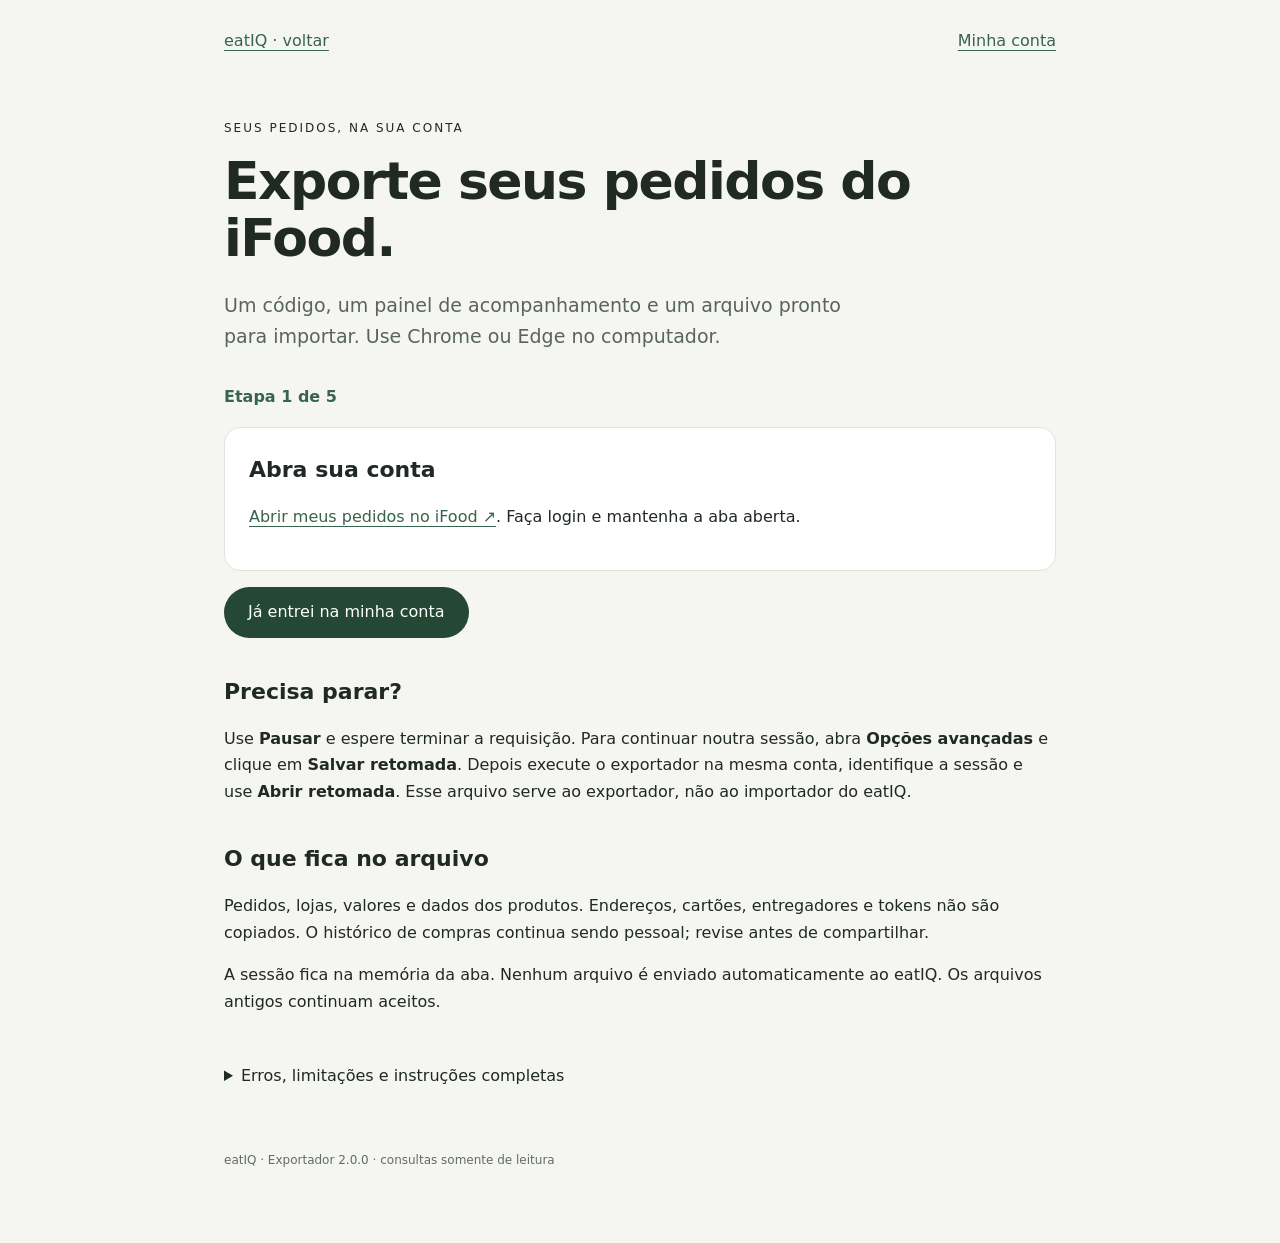
<file: site/exportar-ifood.html>
<!doctype html><html lang="pt-BR"><head><meta charset="utf-8"><meta name="viewport" content="width=device-width,initial-scale=1"><title>Exportar iFood · eatIQ</title><link rel="stylesheet" href="exportadores/guide.css"><script defer src="exportadores/guide.js"></script></head><body><main><nav><a href="index.html#exportar">eatIQ · voltar</a><a href="login/">Minha conta</a></nav><p class="eyebrow">SEUS PEDIDOS, NA SUA CONTA</p><h1>Exporte seus pedidos do iFood.</h1><p class="intro">Um código, um painel de acompanhamento e um arquivo pronto para importar. Use Chrome ou Edge no computador.</p><p id="stepProgress" role="status" aria-live="polite" hidden></p><ol class="steps"><li><h2>Abra sua conta</h2><p><a href="https://www.ifood.com.br/pedidos" target="_blank" rel="noopener noreferrer">Abrir meus pedidos no iFood ↗</a>. Faça login e mantenha a aba aberta.</p></li><li><h2>Copie e execute</h2><p>Copie o código abaixo. Na aba do iFood, abra o console: <span id="consoleShortcut"><strong>⌘ + Option + J</strong> no Mac ou <strong>Ctrl + Shift + J</strong> no Windows/Linux</span>. Cole e pressione Enter.</p><div class="actions"><button id="copy">Copiar exportador</button><a href="exportadores/ifood.js" download>Baixar código</a></div><p id="copyStatus" role="status" aria-live="polite"></p><details><summary>Inspecionar o código completo</summary><textarea id="source" readonly spellcheck="false" aria-label="Código do exportador iFood">/* eatIQ exportador 2.0.0 — GET apenas, sem dependências ou envio ao eatIQ.
   Cole na plataforma indicada. A sessão permanece somente na memória da aba. */
(() =&gt; {
  &#x27;use strict&#x27;;
  const PLATFORM = &#x27;ifood&#x27;;
  const VERSION = &#x27;2.0.0&#x27;;
  const host = PLATFORM === &#x27;ifood&#x27; ? &#x27;www.ifood.com.br&#x27; : &#x27;www.rappi.com.br&#x27;;
  if(location.hostname !== host) { alert(&#x27;Abra https://&#x27; + host + (PLATFORM===&#x27;ifood&#x27;?&#x27;/pedidos&#x27;:&#x27;/account/orders&#x27;) + &#x27; antes de executar.&#x27;); return; }
  if(window.__eatIQExporter) { window.__eatIQExporter.show(); return; }
  const sleep = ms =&gt; new Promise(r=&gt;setTimeout(r,ms));
  const plain = x =&gt; x &amp;&amp; typeof x === &#x27;object&#x27; &amp;&amp; !Array.isArray(x);
  const str = (x,max=1000) =&gt; typeof x===&#x27;string&#x27; ? x.slice(0,max) : &#x27;&#x27;;
  const id = x =&gt; {if((typeof x!==&#x27;string&#x27;&amp;&amp;typeof x!==&#x27;number&#x27;)||!String(x).trim())throw Error(&#x27;Pedido sem identificador válido.&#x27;);return String(x)};
  const number = (x,label) =&gt; { if(x===null||x===undefined||x===&#x27;&#x27;)throw Error(&#x27;Campo ausente: &#x27;+label);const n=Number(x);if(!Number.isFinite(n)||n&lt;0)throw Error(&#x27;Valor inválido: &#x27;+label);return n; };
  const date = x =&gt; {if(typeof x!==&#x27;string&#x27;||!Number.isFinite(Date.parse(x)))throw Error(&#x27;Data de pedido inválida.&#x27;);return x};
  const optional = x =&gt; x===null||x===undefined?null:Number.isFinite(Number(x))?Number(x):null;
  // IDs nunca passam por filtros de CPF. Observações livres de entrega não são exportadas.
  const product = (p,ifood=true,parentQty=1,sub=false) =&gt; {
    const qty=number(ifood?p.quantity:p.units,&#x27;quantidade&#x27;)*parentQty;if(qty&lt;=0)throw Error(&#x27;Quantidade deve ser positiva.&#x27;);
    const price=number(ifood?(p.totalPriceWithDiscount??p.totalPrice):p.total_price,&#x27;preço do item&#x27;)/(ifood?100:1)*parentQty;
    return {nome:str(ifood?p.name:p.name,300),desc:str(p.description,2000),qty,preco:price,
      ...(sub?{sub:true}:{}),pres:ifood?&#x27;&#x27;:str(p.presentation,200),
      weight:ifood&amp;&amp;plain(p.weight)?{value:optional(p.weight.value),unit:str(p.weight.unit,16)}:null,
      unitPrice:optional(ifood?(p.unitPriceWithDiscount??p.unitPrice):p.unit_price),
      options:ifood?[]:(p.toppings||[]).map(t=&gt;str(typeof t===&#x27;string&#x27;?t:t?.description||t?.name,300)).filter(Boolean)};
  };
  function ifoodOrder(o){
    const ref=id(o.id),status=str(o.lastStatus,60),completed=status===&#x27;CONCLUDED&#x27;;
    if(!completed)return {ref,status,criado_em:date(o.createdAt),loja:str(o.merchant?.name,200),complete:true};
    if(!Array.isArray(o.bag?.items)||!o.bag.items.length)throw Error(&#x27;Pedido concluído sem itens.&#x27;);
    const items=[];for(const p of o.bag.items){items.push(product(p));for(const s of p.subItems||[])items.push(product(s,true,number(p.quantity,&#x27;quantidade pai&#x27;),true))}
    const cents=x=&gt;number(x,&#x27;valor monetário&#x27;)/100;const bag=o.bag;
    const subtotal=cents(bag.subTotal?.value),discounted=cents(bag.subTotal?.valueWithDiscount??bag.subTotal?.value);
    const fee=cents(bag.deliveryFee?.valueWithDiscount??bag.deliveryFee?.value??0);
    const types={RESTAURANT:&#x27;Restaurante&#x27;,MARKET:&#x27;Mercado&#x27;,BEVERAGE:&#x27;Mercado&#x27;,PHARMACY:&#x27;Farmácia&#x27;,PET:&#x27;Pet&#x27;};
    const events=(o.deliveryOperation?.executions||[]).flatMap(e=&gt;(e.timeline||[]).flatMap(t=&gt;t.events||[])).filter(e=&gt;e.value===&#x27;DELIVERY_COMPLETED&#x27;&amp;&amp;Number.isFinite(Date.parse(e.timestamp))).sort((a,b)=&gt;Date.parse(a.timestamp)-Date.parse(b.timestamp));
    return {ref,status,complete:true,app:&#x27;iFood&#x27;,criado_em:date(o.createdAt),loja:str(o.merchant?.name,200),tipo:types[o.merchant?.type]||&#x27;Outros&#x27;,tipo_loja:str(o.merchant?.type,80),
      total:cents(o.payments?.total?.value??bag.total?.valueWithDiscount??bag.total?.value),produtos:subtotal,
      taxas:fee+(o.fees||[]).reduce((a,f)=&gt;a+cents(f.amount?.value),0),desconto:Math.max(0,subtotal-discounted+cents(bag.deliveryFee?.value??0)-fee),gorjeta:0,
      minutos:events.length?Math.round((Date.parse(events.at(-1).timestamp)-Date.parse(o.createdAt))/60000):null,items};
  }
  function rappiOrder(d,L){
    if(id(d.order_id)!==id(L.id))throw Error(&#x27;Comprovante não corresponde ao pedido solicitado.&#x27;);
    const status=str(d.state||L.status,60),completed=[&#x27;finished&#x27;,&#x27;pending_review&#x27;].includes(status);
    if(!completed)return {ref:id(L.id),status,criado_em:date(d.created_at||L.created_at),loja:str(d.store?.name||L.store_brand,200),complete:true};
    if(!Array.isArray(d.products)||!d.products.length)throw Error(&#x27;Pedido entregue sem produtos.&#x27;);
    const totals=new Map();for(const t of d.totals||[])totals.set(t.description,(totals.get(t.description)||0)+number(t.value,&#x27;total do comprovante&#x27;));
    const get=(k,required=false)=&gt;totals.has(k)?totals.get(k):required?number(null,k):0;
    const type=L.calculated_store_type||d.store_type||L.store_type_store||&#x27;&#x27;;
    return {ref:id(L.id),status,complete:true,app:&#x27;Rappi&#x27;,criado_em:date(d.created_at||L.created_at),loja:str(d.store?.name||L.store_brand,200),tipo:/restaurant|marketplace/.test(type)?&#x27;Restaurante&#x27;:/market|express/.test(type)?&#x27;Mercado&#x27;:&#x27;Outros&#x27;,tipo_loja:str(type,80),total:get(&#x27;Total&#x27;,true),produtos:get(&#x27;Custo dos produtos&#x27;,true),taxas:get(&#x27;Custo total&#x27;),desconto:get(&#x27;Descontos totais&#x27;)+get(&#x27;Créditos utilizados&#x27;),gorjeta:get(&#x27;Gorjeta&#x27;),minutos:null,items:d.products.map(p=&gt;product(p,false))};
  }
  const panel=document.createElement(&#x27;div&#x27;);panel.id=&#x27;eatiq-export-panel&#x27;;
  Object.assign(panel.style,{position:&#x27;fixed&#x27;,right:&#x27;16px&#x27;,bottom:&#x27;16px&#x27;,width:&#x27;min(420px,calc(100vw - 32px))&#x27;,zIndex:&#x27;2147483647&#x27;,background:&#x27;#fff&#x27;,color:&#x27;#182320&#x27;,padding:&#x27;22px&#x27;,border:&#x27;1px solid #ced9d2&#x27;,borderRadius:&#x27;18px&#x27;,boxShadow:&#x27;0 12px 50px #0003&#x27;,font:&#x27;14px/1.5 system-ui&#x27;,maxHeight:&#x27;calc(100vh - 32px)&#x27;,overflowY:&#x27;auto&#x27;});
  const title=document.createElement(&#x27;strong&#x27;);title.textContent=&#x27;eatIQ · Exportar &#x27;+(PLATFORM===&#x27;ifood&#x27;?&#x27;iFood&#x27;:&#x27;Rappi&#x27;);panel.append(title);
  const status=document.createElement(&#x27;p&#x27;);status.setAttribute(&#x27;role&#x27;,&#x27;status&#x27;);status.setAttribute(&#x27;aria-live&#x27;,&#x27;polite&#x27;);panel.append(status);
  const counters=document.createElement(&#x27;p&#x27;);panel.append(counters);
  const buttons=document.createElement(&#x27;div&#x27;);Object.assign(buttons.style,{display:&#x27;flex&#x27;,gap:&#x27;8px&#x27;,flexWrap:&#x27;wrap&#x27;});panel.append(buttons);
  const advanced=document.createElement(&#x27;details&#x27;);const advancedTitle=document.createElement(&#x27;summary&#x27;);advancedTitle.textContent=&#x27;Opções avançadas&#x27;;advancedTitle.style.cursor=&#x27;pointer&#x27;;advanced.append(advancedTitle);panel.append(advanced);
  const importLink=document.createElement(&#x27;a&#x27;);importLink.textContent=&#x27;Abrir eatIQ para importar ↗&#x27;;importLink.href=&#x27;https://eat-iq.netlify.app/login/&#x27;;importLink.target=&#x27;_blank&#x27;;importLink.rel=&#x27;noopener noreferrer&#x27;;importLink.hidden=true;Object.assign(importLink.style,{display:&#x27;none&#x27;,marginTop:&#x27;16px&#x27;,color:&#x27;#244833&#x27;,fontWeight:&#x27;700&#x27;});panel.append(importLink);
  function button(label,fn){const b=document.createElement(&#x27;button&#x27;);b.textContent=label;Object.assign(b.style,{padding:&#x27;8px 12px&#x27;,border:&#x27;1px solid #bccbc1&#x27;,borderRadius:&#x27;8px&#x27;,background:&#x27;#f3f7f4&#x27;,color:&#x27;#182320&#x27;,cursor:&#x27;pointer&#x27;});b.onclick=fn;buttons.append(b);return b}
  let headers=null,path=null,account=null,busy=false,paused=false,controller=null,disposed=false;
  let state={schema:&#x27;eatiq-export&#x27;,version:2,exporter:VERSION,platform:PLATFORM,account:null,page:0,list:[],orders:[],listingDone:false,supplementDone:PLATFORM===&#x27;ifood&#x27;,reported:null,errors:[],exportedAt:null};
  const say=t=&gt;{updateControls();status.textContent=t; counters.textContent=state.list.length+&#x27; encontrados · &#x27;+state.orders.length+&#x27; processados · &#x27;+state.errors.length+&#x27; pendências&#x27;;};
  const originalFetch=window.fetch,proto=XMLHttpRequest.prototype,originalOpen=proto.open,originalHeader=proto.setRequestHeader,originalSend=proto.send;
  const meta=new WeakMap();
  async function capture(url,h,method=&#x27;GET&#x27;){
    if(disposed||method.toUpperCase()!==&#x27;GET&#x27;)return;let u;try{u=new URL(url,location.href)}catch{return}
    const accepted=PLATFORM===&#x27;ifood&#x27;?u.origin===location.origin&amp;&amp;/^\/site-api\/v\d+\/customers\/me\/orders$/.test(u.pathname):u.origin===&#x27;https://v2.rappi.com.br&#x27;&amp;&amp;u.pathname===&#x27;/api/orders/history-user&#x27;;
    if(!accepted)return;
    const hs=new Headers(h||{});const token=hs.get(&#x27;authorization&#x27;);if(!token)return;
    let identity=hs.get(&#x27;x-ifood-user-id&#x27;)||hs.get(&#x27;account_id&#x27;);
    if(!identity){try{const payload=token.replace(/^Bearer\s+/i,&#x27;&#x27;).split(&#x27;.&#x27;)[1];const claims=JSON.parse(atob(payload.replace(/-/g,&#x27;+&#x27;).replace(/_/g,&#x27;/&#x27;)));identity=claims.sub||claims.user_id||claims.id}catch{}}
    if(!identity){say(&#x27;Não foi possível identificar a conta para uma coleta segura. Nenhum pedido foi baixado.&#x27;);return}
    const hash=Array.from(new Uint8Array(await crypto.subtle.digest(&#x27;SHA-256&#x27;,new TextEncoder().encode(PLATFORM+&#x27;:&#x27;+identity)))).map(x=&gt;x.toString(16).padStart(2,&#x27;0&#x27;)).join(&#x27;&#x27;);
    if(disposed)return;
    if(state.account&amp;&amp;state.account!==hash){paused=true;controller?.abort();headers=null;say(&#x27;A conta mudou. Feche o exportador e comece novamente.&#x27;);return}
    account=hash;state.account=hash;headers={};for(const [k,v] of hs)if(!/^(cookie|host|origin|referer|user-agent|connection|content-length|accept-encoding|sec-|sentry-|baggage)/i.test(k))headers[k]=v;
    path=u.pathname;if(!busy)say(&#x27;Sessão identificada. Clique em Iniciar coleta ou Continuar coleta.&#x27;);
  }
  function hookedFetch(input,init){let url=typeof input===&#x27;string&#x27;||input instanceof URL?String(input):input.url;capture(url,init?.headers||(typeof input===&#x27;object&#x27;?input.headers:null),init?.method||input?.method||&#x27;GET&#x27;).catch(()=&gt;{});return originalFetch.apply(this,arguments)}
  function hookedOpen(method,url){meta.set(this,{method,url,headers:{}});return originalOpen.apply(this,arguments)}
  function hookedHeader(k,v){const m=meta.get(this);if(m)m.headers[k]=v;return originalHeader.apply(this,arguments)}
  function hookedSend(){const m=meta.get(this);if(m)capture(m.url,m.headers,m.method).catch(()=&gt;{});return originalSend.apply(this,arguments)}
  window.fetch=hookedFetch;proto.open=hookedOpen;proto.setRequestHeader=hookedHeader;proto.send=hookedSend;
  async function request(url){
    if(!headers)throw Error(&#x27;Sessão não capturada. Abra a lista de pedidos nesta aba.&#x27;);
    for(let attempt=0;attempt&lt;4;attempt++){
      if(paused)throw Error(&#x27;Pausado. Clique em Iniciar coleta ou Continuar coleta para retomar.&#x27;);
      controller=new AbortController();const timer=setTimeout(()=&gt;controller.abort(),25000);
      let r;try{r=await new Promise((resolve,reject)=&gt;{const x=new XMLHttpRequest();originalOpen.call(x,&#x27;GET&#x27;,url);x.withCredentials=PLATFORM===&#x27;ifood&#x27;;for(const [k,v] of Object.entries(headers))originalHeader.call(x,k,v);const cancel=()=&gt;x.abort();controller.signal.addEventListener(&#x27;abort&#x27;,cancel,{once:true});const clean=()=&gt;controller?.signal.removeEventListener(&#x27;abort&#x27;,cancel);x.onload=()=&gt;{clean();resolve({status:x.status,ok:x.status&gt;=200&amp;&amp;x.status&lt;300,headers:{get:k=&gt;x.getResponseHeader(k)},json:async()=&gt;JSON.parse(x.responseText)})};x.onerror=x.onabort=()=&gt;{clean();reject(Error(&#x27;Rede interrompida&#x27;))};originalSend.call(x);})}catch(e){if(paused)throw Error(&#x27;Pausado.&#x27;);if(attempt===3)throw Error(&#x27;Falha de rede ou tempo esgotado. Retome para tentar novamente.&#x27;);await sleep(1000*2**attempt);continue}finally{clearTimeout(timer)}
      if(r.status===401||r.status===403){headers=null;throw Error(&#x27;Sessão recusada. Salve a retomada, faça login novamente e execute o exportador de novo.&#x27;);}
      if(r.status===429||r.status&gt;=500){if(attempt===3)throw Error(&#x27;Servidor indisponível ou limite de chamadas. Retome mais tarde.&#x27;);const retry=Number(r.headers.get(&#x27;retry-after&#x27;));await sleep(Math.min(30000,Math.max(1000*2**attempt,Number.isFinite(retry)?retry*1000:0)));continue}
      if(!r.ok)throw Error(&#x27;Resposta HTTP &#x27;+r.status+&#x27;. A coleta não foi marcada como concluída.&#x27;);
      try{return await r.json()}catch{throw Error(&#x27;Resposta inesperada: não é JSON. A coleta foi interrompida.&#x27;)}
    }
  }
  function addList(lot){const seen=new Set(state.list.map(x=&gt;x.id));let fresh=0;for(const x of lot){const ref=id(x.id);if(seen.has(ref))continue;seen.add(ref);state.list.push({id:ref,status:str(x.status||x.lastStatus,60),created_at:date(x.created_at||x.createdAt),store_brand:str(x.store_brand||x.merchant?.name,200),calculated_store_type:str(x.calculated_store_type,80),store_type_store:str(x.store_type_store,80)});fresh++}return fresh}
  async function collect(){
    if(busy)return;if(!headers){say(&#x27;Abra Meus pedidos ou clique em Ver mais na plataforma. Sem esse botão, navegue para outra seção e volte sem recarregar a aba.&#x27;);return}
    busy=true;paused=false;importLink.hidden=true;importLink.style.display=&#x27;none&#x27;;state.errors=[];updateControls();
    try{
      while(!state.listingDone){
        if(state.page&gt;=500)throw Error(&#x27;Limite de 500 páginas atingido. Salve o resultado como parcial.&#x27;);
        say(&#x27;Buscando página &#x27;+(state.page+1)+&#x27;…&#x27;);
        const url=PLATFORM===&#x27;ifood&#x27;?location.origin+path+&#x27;?page=&#x27;+state.page+&#x27;&amp;size=25&#x27;:&#x27;https://services.rappi.com.br/api/support-order/latest-orders/&#x27;+state.page;
        const response=await request(url);const lot=PLATFORM===&#x27;ifood&#x27;?response:response?.recent_orders;
        if(!Array.isArray(lot))throw Error(&#x27;Formato da lista mudou. Nenhuma conclusão foi presumida.&#x27;);
        if(PLATFORM===&#x27;rappi&#x27;&amp;&amp;response.total_recent_orders!=null)state.reported=number(response.total_recent_orders,&#x27;total informado&#x27;);
        if(!lot.length){state.listingDone=true;break}if(state.list.length+lot.length&gt;10000)throw Error(&#x27;Limite de 10.000 pedidos atingido. Salve os pedidos já coletados como parcial.&#x27;);
        // Normalize an entire page before advancing its checkpoint.
        const normalized=PLATFORM===&#x27;ifood&#x27;?lot.map(ifoodOrder):null;
        if(!addList(lot))throw Error(&#x27;O servidor repetiu uma página. Resultado parcial preservado.&#x27;);
        if(normalized){const known=new Set(state.orders.map(x=&gt;x.ref));for(const x of normalized)if(!known.has(x.ref))state.orders.push(x)}
        state.page++;await sleep(PLATFORM===&#x27;ifood&#x27;?500:900);
      }
      if(!state.supplementDone){say(&#x27;Conferindo pedidos recentes da Rappi…&#x27;);const extra=await request(&#x27;https://v2.rappi.com.br/api/orders/history-user?page=1&amp;per_page=100&#x27;);if(!Array.isArray(extra?.data))throw Error(&#x27;Formato inesperado do histórico recente.&#x27;);addList(extra.data.map(x=&gt;({...x,status:x.state,calculated_store_type:x.calculated_information?.store_type,store_brand:x.store?.name})));state.supplementDone=true}
      if(PLATFORM===&#x27;rappi&#x27;){
        const known=new Set(state.orders.map(x=&gt;x.ref));for(const order of state.list){if(known.has(order.id))continue;say(&#x27;Baixando comprovantes…&#x27;);try{const raw=await request(&#x27;https://services.rappi.com.br/order-resume/fully/&#x27;+encodeURIComponent(order.id));state.orders.push(rappiOrder(raw,order));known.add(order.id)}catch(e){state.errors.push({ref:order.id,message:e.message});throw e}await sleep(500)}
      }
      say(state.reported&amp;&amp;state.reported!==state.list.length?&#x27;Coleta encerrada, mas o total informado pela plataforma difere. O arquivo será identificado como parcial.&#x27;:&#x27;Coleta encerrada. Confira o resumo e baixe o arquivo.&#x27;);const summary=manifest();if(summary.from)counters.textContent+=&#x27; · Período: &#x27;+new Date(summary.from).toLocaleDateString(&#x27;pt-BR&#x27;)+&#x27; a &#x27;+new Date(summary.to).toLocaleDateString(&#x27;pt-BR&#x27;);
    }catch(e){if(!state.errors.length)state.errors.push({ref:null,message:e.message});say(e.message)}finally{busy=false;controller=null;updateControls()}
  }
  function manifest(){const complete=state.listingDone&amp;&amp;state.supplementDone&amp;&amp;state.list.length===state.orders.length&amp;&amp;!state.errors.length&amp;&amp;(!state.reported||state.reported===state.list.length);const dates=state.orders.map(x=&gt;x.criado_em).sort((a,b)=&gt;Date.parse(a)-Date.parse(b));return {complete,found:state.list.length,processed:state.orders.length,pending:state.list.length-state.orders.length,reported:state.reported,from:dates[0]||null,to:dates.at(-1)||null,scope:&#x27;Histórico retornado pelas APIs nesta coleta; não garante pedidos que a plataforma omite.&#x27;,errors:state.errors}}
  function download(value,name){const url=URL.createObjectURL(new Blob([JSON.stringify(value)],{type:&#x27;application/json&#x27;}));const a=document.createElement(&#x27;a&#x27;);a.href=url;a.download=name;a.click();setTimeout(()=&gt;URL.revokeObjectURL(url),30000)}
  const start=button(&#x27;Iniciar coleta&#x27;,collect);
  const pause=button(&#x27;Pausar&#x27;,()=&gt;{paused=true;controller?.abort();say(&#x27;Pausa solicitada. Os pedidos já processados ficam nesta aba.&#x27;);});
  const save=button(&#x27;Baixar pedidos&#x27;,()=&gt;{if(busy){say(&#x27;Pause e aguarde a requisição terminar antes de baixar.&#x27;);return}const m=manifest();if(!state.orders.length){say(&#x27;Nenhum pedido processado para exportar.&#x27;);return}if(!m.complete&amp;&amp;!confirm(&#x27;A coleta está parcial: &#x27;+m.processed+&#x27; de &#x27;+m.found+&#x27; pedidos processados. Baixar apenas estes pedidos?&#x27;))return;const filename=PLATFORM+&#x27;_eatiq_&#x27;+new Date().toISOString().slice(0,10)+(m.complete?&#x27;&#x27;:&#x27;_PARCIAL&#x27;)+&#x27;.json&#x27;;download({schema:&#x27;eatiq-export&#x27;,version:2,exporter:VERSION,platform:PLATFORM,exportedAt:new Date().toISOString(),manifest:m,orders:state.orders},filename);say(&#x27;Download solicitado: &#x27;+filename+&#x27;. No eatIQ, clique em Enviar exportação e selecione esse arquivo em Downloads.&#x27;+(m.complete?&#x27;&#x27;:&#x27; Arquivo PARCIAL: reimporte após completar a coleta.&#x27;));importLink.hidden=false;importLink.style.display=&#x27;block&#x27;;});
  const checkpoint=button(&#x27;Salvar retomada&#x27;,()=&gt;{if(busy){say(&#x27;Pause e aguarde antes de salvar a retomada.&#x27;);return}download({...state,checkpoint:true},PLATFORM+&#x27;_retomada.json&#x27;)});
  const input=document.createElement(&#x27;input&#x27;);input.type=&#x27;file&#x27;;input.accept=&#x27;.json&#x27;;input.hidden=true;panel.append(input);
  const resume=button(&#x27;Abrir retomada&#x27;,()=&gt;{if(busy||!account){say(&#x27;Identifique a sessão e pause a coleta antes de abrir uma retomada.&#x27;);return}input.click()});
  input.onchange=async()=&gt;{try{const f=input.files[0];if(!f)return;if(f.size&gt;30*1024*1024)throw Error(&#x27;Arquivo maior que 30 MB.&#x27;);const c=JSON.parse(await f.text());if(c.schema!==&#x27;eatiq-export&#x27;||c.version!==2||!c.checkpoint||c.platform!==PLATFORM||c.account!==account||!Array.isArray(c.orders)||!Array.isArray(c.list)||!Number.isInteger(c.page)||c.page&lt;0||c.page&gt;500)throw Error(&#x27;Retomada inválida ou de outra conta/plataforma.&#x27;);state=c;state.errors=[];say(&#x27;Retomada carregada. Clique em Iniciar coleta ou Continuar coleta.&#x27;)}catch(e){say(e.message)}finally{input.value=&#x27;&#x27;}};
  const close=button(&#x27;Fechar&#x27;,()=&gt;{if(busy||state.orders.length){if(!confirm(&#x27;Fechar descarta a coleta desta aba. Baixe os pedidos ou salve a retomada antes. Fechar?&#x27;))return}disposed=true;paused=true;controller?.abort();if(window.fetch===hookedFetch)window.fetch=originalFetch;if(proto.open===hookedOpen)proto.open=originalOpen;if(proto.setRequestHeader===hookedHeader)proto.setRequestHeader=originalHeader;if(proto.send===hookedSend)proto.send=originalSend;headers=null;account=null;panel.remove();delete window.__eatIQExporter});
  advanced.append(checkpoint,resume,close);
  function updateControls(){
    const complete=manifest().complete;
    start.hidden=busy||complete;start.disabled=!headers;start.textContent=!headers?&#x27;Aguardando sessão…&#x27;:state.page||state.orders.length?&#x27;Continuar coleta&#x27;:&#x27;Iniciar coleta&#x27;;
    pause.hidden=!busy;save.hidden=busy||!state.orders.length;save.textContent=complete?&#x27;Baixar pedidos&#x27;:&#x27;Baixar resultado parcial&#x27;;
    checkpoint.disabled=busy;resume.disabled=busy||!account;
  }
  document.body.append(panel);window.__eatIQExporter={show:()=&gt;{panel.style.display=&#x27;block&#x27;}};
  say(&#x27;Abra a lista de pedidos ou clique em Ver mais para identificar a sessão. Não recarregue esta aba durante a coleta.&#x27;);
})();
</textarea></details><details class="paste-help"><summary>Não consigo colar o código</summary><p>O Chrome ou Edge pode mostrar um aviso de segurança para proteger sua conta contra códigos maliciosos. Leia o aviso e revise o exportador em <strong>Inspecionar o código completo</strong>. Se não entender o código, peça ajuda antes de continuar.</p><p>Se você revisou o código e o aviso pedir <strong>allow pasting</strong>:</p><ol><li>Na aba do iFood, clique na linha de entrada do <strong>Console</strong>, ao lado do símbolo <strong>&gt;</strong>.</li><li><strong>Digite manualmente</strong> <code>allow pasting</code>, exatamente assim, sem aspas. Não copie e cole essa frase.</li><li>Pressione <strong>Enter</strong> para autorizar a colagem.</li><li>Depois, cole o código completo do exportador e pressione <strong>Enter</strong> novamente.</li></ol><p class="note">Só faça isso se o navegador solicitar. Se a colagem já funcionar, pule esta etapa. Se o aviso pedir outra frase, siga o texto exibido pelo próprio navegador. Não digite na barra de endereço, na busca do console ou no campo de código deste guia.</p></details></li><li><h2>Identifique a sessão e inicie</h2><p>No site da plataforma, clique em <strong>Ver mais</strong>. Se esse botão não existir, navegue para outra seção e volte a Meus pedidos sem recarregar a aba. Quando o painel eatIQ indicar <strong>Sessão identificada</strong>, clique em <strong>Iniciar coleta ou Continuar coleta</strong>.</p></li><li><h2>Confira e baixe</h2><p>O painel informa encontrados, processados e pendências. Ao terminar, clique em <strong>Baixar pedidos</strong>. O JSON vai para Downloads. A Rappi consulta cada comprovante e pode levar dezenas de minutos.</p><p class="note">Se houver falhas ou divergência de contagem, o arquivo será marcado como PARCIAL. A exportação cobre os pedidos disponibilizados pela plataforma.</p></li><li><h2>Importe no eatIQ</h2><p><a href="login/">Abra sua conta</a> e clique em <strong>Enviar exportação</strong>. Escolha em Downloads o arquivo <strong>ifood_eatiq_AAAA-MM-DD.json</strong> (pode terminar em <strong>_PARCIAL</strong>). Não escolha o arquivo de retomada. O eatIQ calcula os macros; não é preciso preparar uma planilha.</p></li></ol><div id="stepNavigation" class="actions" hidden><button id="previousStep" class="secondary" type="button">Voltar</button><button id="nextStep" type="button">Já entrei na minha conta</button></div><section><h2>Precisa parar?</h2><p>Use <strong>Pausar</strong> e espere terminar a requisição. Para continuar noutra sessão, abra <strong>Opções avançadas</strong> e clique em <strong>Salvar retomada</strong>. Depois execute o exportador na mesma conta, identifique a sessão e use <strong>Abrir retomada</strong>. Esse arquivo serve ao exportador, não ao importador do eatIQ.</p></section><section><h2>O que fica no arquivo</h2><p>Pedidos, lojas, valores e dados dos produtos. Endereços, cartões, entregadores e tokens não são copiados. O histórico de compras continua sendo pessoal; revise antes de compartilhar.</p><p>A sessão fica na memória da aba. Nenhum arquivo é enviado automaticamente ao eatIQ. Os arquivos antigos continuam aceitos.</p></section><details><summary>Erros, limitações e instruções completas</summary><p>Sessão recusada: salve a retomada, faça login novamente e execute o código de novo. Falha de rede: use Iniciar coleta ou Continuar coleta mais tarde. Formato inesperado: pare e informe a mensagem ao suporte, sem enviar tokens ou cabeçalhos.</p><p>As interfaces e APIs podem mudar. Esta versão tem testes com respostas simuladas; o funcionamento na sua sessão depende da plataforma.</p><a href="exportador-pedidos-ifood.md" download>Baixar instruções completas</a></details><footer>eatIQ · Exportador 2.0.0 · consultas somente de leitura</footer></main></body></html>
</file>
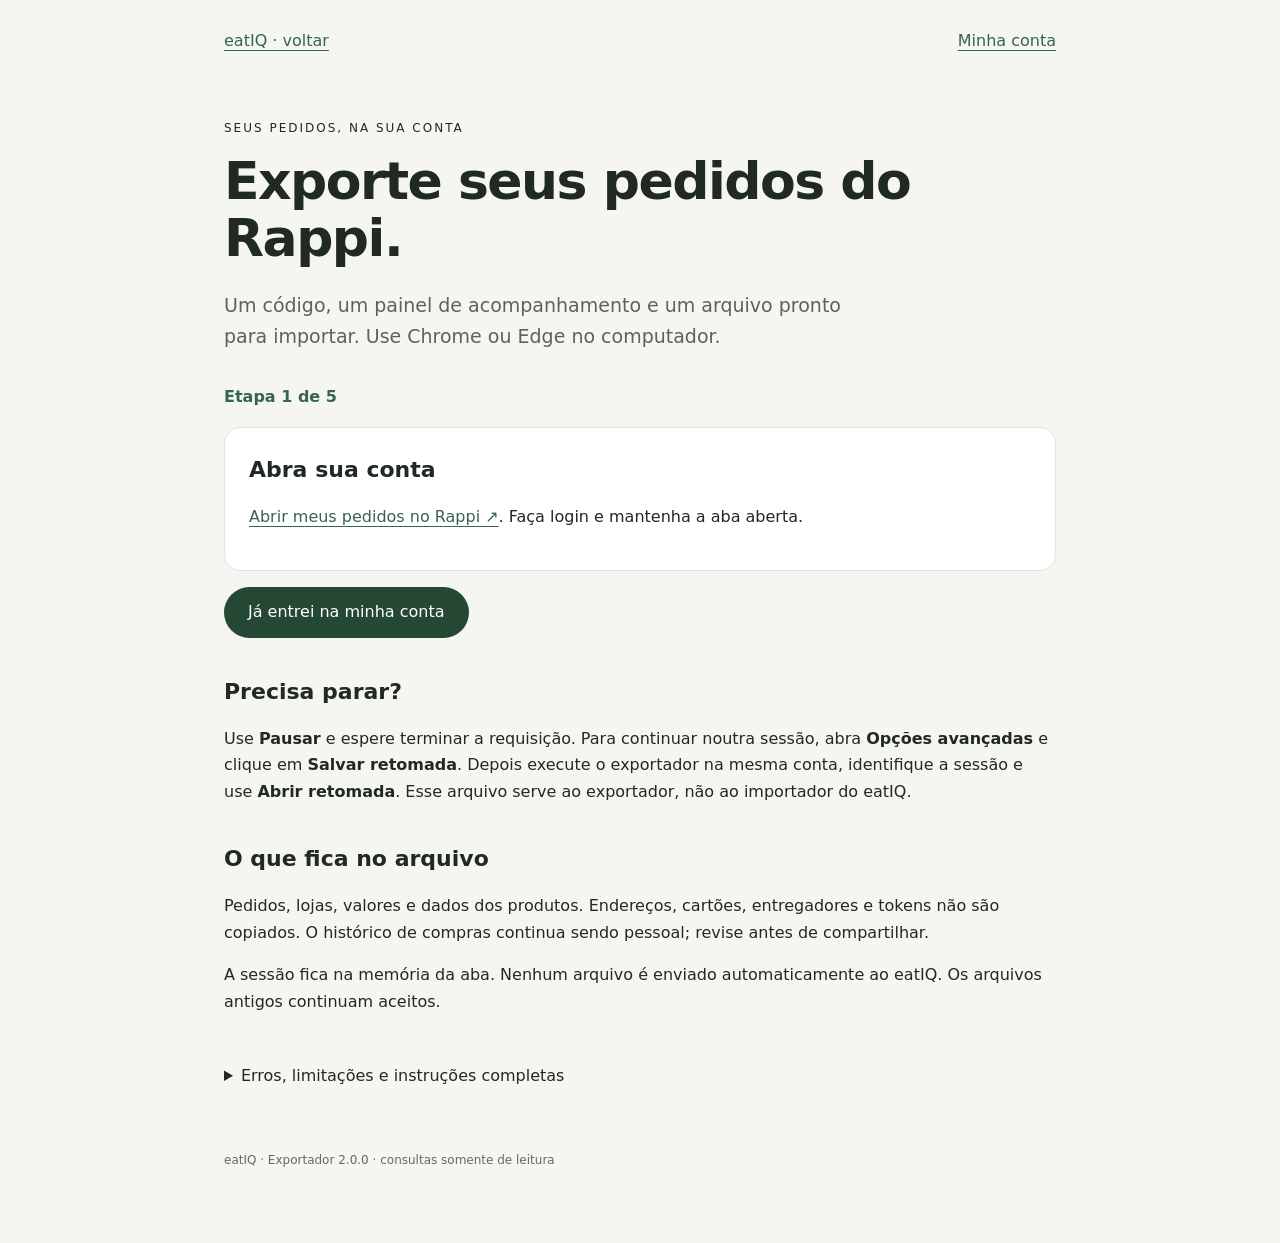
<file: site/exportar-rappi.html>
<!doctype html><html lang="pt-BR"><head><meta charset="utf-8"><meta name="viewport" content="width=device-width,initial-scale=1"><title>Exportar Rappi · eatIQ</title><link rel="stylesheet" href="exportadores/guide.css"><script defer src="exportadores/guide.js"></script></head><body><main><nav><a href="index.html#exportar">eatIQ · voltar</a><a href="login/">Minha conta</a></nav><p class="eyebrow">SEUS PEDIDOS, NA SUA CONTA</p><h1>Exporte seus pedidos do Rappi.</h1><p class="intro">Um código, um painel de acompanhamento e um arquivo pronto para importar. Use Chrome ou Edge no computador.</p><p id="stepProgress" role="status" aria-live="polite" hidden></p><ol class="steps"><li><h2>Abra sua conta</h2><p><a href="https://www.rappi.com.br/account/orders" target="_blank" rel="noopener noreferrer">Abrir meus pedidos no Rappi ↗</a>. Faça login e mantenha a aba aberta.</p></li><li><h2>Copie e execute</h2><p>Copie o código abaixo. Na aba do Rappi, abra o console: <span id="consoleShortcut"><strong>⌘ + Option + J</strong> no Mac ou <strong>Ctrl + Shift + J</strong> no Windows/Linux</span>. Cole e pressione Enter.</p><div class="actions"><button id="copy">Copiar exportador</button><a href="exportadores/rappi.js" download>Baixar código</a></div><p id="copyStatus" role="status" aria-live="polite"></p><details><summary>Inspecionar o código completo</summary><textarea id="source" readonly spellcheck="false" aria-label="Código do exportador Rappi">/* eatIQ exportador 2.0.0 — GET apenas, sem dependências ou envio ao eatIQ.
   Cole na plataforma indicada. A sessão permanece somente na memória da aba. */
(() =&gt; {
  &#x27;use strict&#x27;;
  const PLATFORM = &#x27;rappi&#x27;;
  const VERSION = &#x27;2.0.0&#x27;;
  const host = PLATFORM === &#x27;ifood&#x27; ? &#x27;www.ifood.com.br&#x27; : &#x27;www.rappi.com.br&#x27;;
  if(location.hostname !== host) { alert(&#x27;Abra https://&#x27; + host + (PLATFORM===&#x27;ifood&#x27;?&#x27;/pedidos&#x27;:&#x27;/account/orders&#x27;) + &#x27; antes de executar.&#x27;); return; }
  if(window.__eatIQExporter) { window.__eatIQExporter.show(); return; }
  const sleep = ms =&gt; new Promise(r=&gt;setTimeout(r,ms));
  const plain = x =&gt; x &amp;&amp; typeof x === &#x27;object&#x27; &amp;&amp; !Array.isArray(x);
  const str = (x,max=1000) =&gt; typeof x===&#x27;string&#x27; ? x.slice(0,max) : &#x27;&#x27;;
  const id = x =&gt; {if((typeof x!==&#x27;string&#x27;&amp;&amp;typeof x!==&#x27;number&#x27;)||!String(x).trim())throw Error(&#x27;Pedido sem identificador válido.&#x27;);return String(x)};
  const number = (x,label) =&gt; { if(x===null||x===undefined||x===&#x27;&#x27;)throw Error(&#x27;Campo ausente: &#x27;+label);const n=Number(x);if(!Number.isFinite(n)||n&lt;0)throw Error(&#x27;Valor inválido: &#x27;+label);return n; };
  const date = x =&gt; {if(typeof x!==&#x27;string&#x27;||!Number.isFinite(Date.parse(x)))throw Error(&#x27;Data de pedido inválida.&#x27;);return x};
  const optional = x =&gt; x===null||x===undefined?null:Number.isFinite(Number(x))?Number(x):null;
  // IDs nunca passam por filtros de CPF. Observações livres de entrega não são exportadas.
  const product = (p,ifood=true,parentQty=1,sub=false) =&gt; {
    const qty=number(ifood?p.quantity:p.units,&#x27;quantidade&#x27;)*parentQty;if(qty&lt;=0)throw Error(&#x27;Quantidade deve ser positiva.&#x27;);
    const price=number(ifood?(p.totalPriceWithDiscount??p.totalPrice):p.total_price,&#x27;preço do item&#x27;)/(ifood?100:1)*parentQty;
    return {nome:str(ifood?p.name:p.name,300),desc:str(p.description,2000),qty,preco:price,
      ...(sub?{sub:true}:{}),pres:ifood?&#x27;&#x27;:str(p.presentation,200),
      weight:ifood&amp;&amp;plain(p.weight)?{value:optional(p.weight.value),unit:str(p.weight.unit,16)}:null,
      unitPrice:optional(ifood?(p.unitPriceWithDiscount??p.unitPrice):p.unit_price),
      options:ifood?[]:(p.toppings||[]).map(t=&gt;str(typeof t===&#x27;string&#x27;?t:t?.description||t?.name,300)).filter(Boolean)};
  };
  function ifoodOrder(o){
    const ref=id(o.id),status=str(o.lastStatus,60),completed=status===&#x27;CONCLUDED&#x27;;
    if(!completed)return {ref,status,criado_em:date(o.createdAt),loja:str(o.merchant?.name,200),complete:true};
    if(!Array.isArray(o.bag?.items)||!o.bag.items.length)throw Error(&#x27;Pedido concluído sem itens.&#x27;);
    const items=[];for(const p of o.bag.items){items.push(product(p));for(const s of p.subItems||[])items.push(product(s,true,number(p.quantity,&#x27;quantidade pai&#x27;),true))}
    const cents=x=&gt;number(x,&#x27;valor monetário&#x27;)/100;const bag=o.bag;
    const subtotal=cents(bag.subTotal?.value),discounted=cents(bag.subTotal?.valueWithDiscount??bag.subTotal?.value);
    const fee=cents(bag.deliveryFee?.valueWithDiscount??bag.deliveryFee?.value??0);
    const types={RESTAURANT:&#x27;Restaurante&#x27;,MARKET:&#x27;Mercado&#x27;,BEVERAGE:&#x27;Mercado&#x27;,PHARMACY:&#x27;Farmácia&#x27;,PET:&#x27;Pet&#x27;};
    const events=(o.deliveryOperation?.executions||[]).flatMap(e=&gt;(e.timeline||[]).flatMap(t=&gt;t.events||[])).filter(e=&gt;e.value===&#x27;DELIVERY_COMPLETED&#x27;&amp;&amp;Number.isFinite(Date.parse(e.timestamp))).sort((a,b)=&gt;Date.parse(a.timestamp)-Date.parse(b.timestamp));
    return {ref,status,complete:true,app:&#x27;iFood&#x27;,criado_em:date(o.createdAt),loja:str(o.merchant?.name,200),tipo:types[o.merchant?.type]||&#x27;Outros&#x27;,tipo_loja:str(o.merchant?.type,80),
      total:cents(o.payments?.total?.value??bag.total?.valueWithDiscount??bag.total?.value),produtos:subtotal,
      taxas:fee+(o.fees||[]).reduce((a,f)=&gt;a+cents(f.amount?.value),0),desconto:Math.max(0,subtotal-discounted+cents(bag.deliveryFee?.value??0)-fee),gorjeta:0,
      minutos:events.length?Math.round((Date.parse(events.at(-1).timestamp)-Date.parse(o.createdAt))/60000):null,items};
  }
  function rappiOrder(d,L){
    if(id(d.order_id)!==id(L.id))throw Error(&#x27;Comprovante não corresponde ao pedido solicitado.&#x27;);
    const status=str(d.state||L.status,60),completed=[&#x27;finished&#x27;,&#x27;pending_review&#x27;].includes(status);
    if(!completed)return {ref:id(L.id),status,criado_em:date(d.created_at||L.created_at),loja:str(d.store?.name||L.store_brand,200),complete:true};
    if(!Array.isArray(d.products)||!d.products.length)throw Error(&#x27;Pedido entregue sem produtos.&#x27;);
    const totals=new Map();for(const t of d.totals||[])totals.set(t.description,(totals.get(t.description)||0)+number(t.value,&#x27;total do comprovante&#x27;));
    const get=(k,required=false)=&gt;totals.has(k)?totals.get(k):required?number(null,k):0;
    const type=L.calculated_store_type||d.store_type||L.store_type_store||&#x27;&#x27;;
    return {ref:id(L.id),status,complete:true,app:&#x27;Rappi&#x27;,criado_em:date(d.created_at||L.created_at),loja:str(d.store?.name||L.store_brand,200),tipo:/restaurant|marketplace/.test(type)?&#x27;Restaurante&#x27;:/market|express/.test(type)?&#x27;Mercado&#x27;:&#x27;Outros&#x27;,tipo_loja:str(type,80),total:get(&#x27;Total&#x27;,true),produtos:get(&#x27;Custo dos produtos&#x27;,true),taxas:get(&#x27;Custo total&#x27;),desconto:get(&#x27;Descontos totais&#x27;)+get(&#x27;Créditos utilizados&#x27;),gorjeta:get(&#x27;Gorjeta&#x27;),minutos:null,items:d.products.map(p=&gt;product(p,false))};
  }
  const panel=document.createElement(&#x27;div&#x27;);panel.id=&#x27;eatiq-export-panel&#x27;;
  Object.assign(panel.style,{position:&#x27;fixed&#x27;,right:&#x27;16px&#x27;,bottom:&#x27;16px&#x27;,width:&#x27;min(420px,calc(100vw - 32px))&#x27;,zIndex:&#x27;2147483647&#x27;,background:&#x27;#fff&#x27;,color:&#x27;#182320&#x27;,padding:&#x27;22px&#x27;,border:&#x27;1px solid #ced9d2&#x27;,borderRadius:&#x27;18px&#x27;,boxShadow:&#x27;0 12px 50px #0003&#x27;,font:&#x27;14px/1.5 system-ui&#x27;,maxHeight:&#x27;calc(100vh - 32px)&#x27;,overflowY:&#x27;auto&#x27;});
  const title=document.createElement(&#x27;strong&#x27;);title.textContent=&#x27;eatIQ · Exportar &#x27;+(PLATFORM===&#x27;ifood&#x27;?&#x27;iFood&#x27;:&#x27;Rappi&#x27;);panel.append(title);
  const status=document.createElement(&#x27;p&#x27;);status.setAttribute(&#x27;role&#x27;,&#x27;status&#x27;);status.setAttribute(&#x27;aria-live&#x27;,&#x27;polite&#x27;);panel.append(status);
  const counters=document.createElement(&#x27;p&#x27;);panel.append(counters);
  const buttons=document.createElement(&#x27;div&#x27;);Object.assign(buttons.style,{display:&#x27;flex&#x27;,gap:&#x27;8px&#x27;,flexWrap:&#x27;wrap&#x27;});panel.append(buttons);
  const advanced=document.createElement(&#x27;details&#x27;);const advancedTitle=document.createElement(&#x27;summary&#x27;);advancedTitle.textContent=&#x27;Opções avançadas&#x27;;advancedTitle.style.cursor=&#x27;pointer&#x27;;advanced.append(advancedTitle);panel.append(advanced);
  const importLink=document.createElement(&#x27;a&#x27;);importLink.textContent=&#x27;Abrir eatIQ para importar ↗&#x27;;importLink.href=&#x27;https://eat-iq.netlify.app/login/&#x27;;importLink.target=&#x27;_blank&#x27;;importLink.rel=&#x27;noopener noreferrer&#x27;;importLink.hidden=true;Object.assign(importLink.style,{display:&#x27;none&#x27;,marginTop:&#x27;16px&#x27;,color:&#x27;#244833&#x27;,fontWeight:&#x27;700&#x27;});panel.append(importLink);
  function button(label,fn){const b=document.createElement(&#x27;button&#x27;);b.textContent=label;Object.assign(b.style,{padding:&#x27;8px 12px&#x27;,border:&#x27;1px solid #bccbc1&#x27;,borderRadius:&#x27;8px&#x27;,background:&#x27;#f3f7f4&#x27;,color:&#x27;#182320&#x27;,cursor:&#x27;pointer&#x27;});b.onclick=fn;buttons.append(b);return b}
  let headers=null,path=null,account=null,busy=false,paused=false,controller=null,disposed=false;
  let state={schema:&#x27;eatiq-export&#x27;,version:2,exporter:VERSION,platform:PLATFORM,account:null,page:0,list:[],orders:[],listingDone:false,supplementDone:PLATFORM===&#x27;ifood&#x27;,reported:null,errors:[],exportedAt:null};
  const say=t=&gt;{updateControls();status.textContent=t; counters.textContent=state.list.length+&#x27; encontrados · &#x27;+state.orders.length+&#x27; processados · &#x27;+state.errors.length+&#x27; pendências&#x27;;};
  const originalFetch=window.fetch,proto=XMLHttpRequest.prototype,originalOpen=proto.open,originalHeader=proto.setRequestHeader,originalSend=proto.send;
  const meta=new WeakMap();
  async function capture(url,h,method=&#x27;GET&#x27;){
    if(disposed||method.toUpperCase()!==&#x27;GET&#x27;)return;let u;try{u=new URL(url,location.href)}catch{return}
    const accepted=PLATFORM===&#x27;ifood&#x27;?u.origin===location.origin&amp;&amp;/^\/site-api\/v\d+\/customers\/me\/orders$/.test(u.pathname):u.origin===&#x27;https://v2.rappi.com.br&#x27;&amp;&amp;u.pathname===&#x27;/api/orders/history-user&#x27;;
    if(!accepted)return;
    const hs=new Headers(h||{});const token=hs.get(&#x27;authorization&#x27;);if(!token)return;
    let identity=hs.get(&#x27;x-ifood-user-id&#x27;)||hs.get(&#x27;account_id&#x27;);
    if(!identity){try{const payload=token.replace(/^Bearer\s+/i,&#x27;&#x27;).split(&#x27;.&#x27;)[1];const claims=JSON.parse(atob(payload.replace(/-/g,&#x27;+&#x27;).replace(/_/g,&#x27;/&#x27;)));identity=claims.sub||claims.user_id||claims.id}catch{}}
    if(!identity){say(&#x27;Não foi possível identificar a conta para uma coleta segura. Nenhum pedido foi baixado.&#x27;);return}
    const hash=Array.from(new Uint8Array(await crypto.subtle.digest(&#x27;SHA-256&#x27;,new TextEncoder().encode(PLATFORM+&#x27;:&#x27;+identity)))).map(x=&gt;x.toString(16).padStart(2,&#x27;0&#x27;)).join(&#x27;&#x27;);
    if(disposed)return;
    if(state.account&amp;&amp;state.account!==hash){paused=true;controller?.abort();headers=null;say(&#x27;A conta mudou. Feche o exportador e comece novamente.&#x27;);return}
    account=hash;state.account=hash;headers={};for(const [k,v] of hs)if(!/^(cookie|host|origin|referer|user-agent|connection|content-length|accept-encoding|sec-|sentry-|baggage)/i.test(k))headers[k]=v;
    path=u.pathname;if(!busy)say(&#x27;Sessão identificada. Clique em Iniciar coleta ou Continuar coleta.&#x27;);
  }
  function hookedFetch(input,init){let url=typeof input===&#x27;string&#x27;||input instanceof URL?String(input):input.url;capture(url,init?.headers||(typeof input===&#x27;object&#x27;?input.headers:null),init?.method||input?.method||&#x27;GET&#x27;).catch(()=&gt;{});return originalFetch.apply(this,arguments)}
  function hookedOpen(method,url){meta.set(this,{method,url,headers:{}});return originalOpen.apply(this,arguments)}
  function hookedHeader(k,v){const m=meta.get(this);if(m)m.headers[k]=v;return originalHeader.apply(this,arguments)}
  function hookedSend(){const m=meta.get(this);if(m)capture(m.url,m.headers,m.method).catch(()=&gt;{});return originalSend.apply(this,arguments)}
  window.fetch=hookedFetch;proto.open=hookedOpen;proto.setRequestHeader=hookedHeader;proto.send=hookedSend;
  async function request(url){
    if(!headers)throw Error(&#x27;Sessão não capturada. Abra a lista de pedidos nesta aba.&#x27;);
    for(let attempt=0;attempt&lt;4;attempt++){
      if(paused)throw Error(&#x27;Pausado. Clique em Iniciar coleta ou Continuar coleta para retomar.&#x27;);
      controller=new AbortController();const timer=setTimeout(()=&gt;controller.abort(),25000);
      let r;try{r=await new Promise((resolve,reject)=&gt;{const x=new XMLHttpRequest();originalOpen.call(x,&#x27;GET&#x27;,url);x.withCredentials=PLATFORM===&#x27;ifood&#x27;;for(const [k,v] of Object.entries(headers))originalHeader.call(x,k,v);const cancel=()=&gt;x.abort();controller.signal.addEventListener(&#x27;abort&#x27;,cancel,{once:true});const clean=()=&gt;controller?.signal.removeEventListener(&#x27;abort&#x27;,cancel);x.onload=()=&gt;{clean();resolve({status:x.status,ok:x.status&gt;=200&amp;&amp;x.status&lt;300,headers:{get:k=&gt;x.getResponseHeader(k)},json:async()=&gt;JSON.parse(x.responseText)})};x.onerror=x.onabort=()=&gt;{clean();reject(Error(&#x27;Rede interrompida&#x27;))};originalSend.call(x);})}catch(e){if(paused)throw Error(&#x27;Pausado.&#x27;);if(attempt===3)throw Error(&#x27;Falha de rede ou tempo esgotado. Retome para tentar novamente.&#x27;);await sleep(1000*2**attempt);continue}finally{clearTimeout(timer)}
      if(r.status===401||r.status===403){headers=null;throw Error(&#x27;Sessão recusada. Salve a retomada, faça login novamente e execute o exportador de novo.&#x27;);}
      if(r.status===429||r.status&gt;=500){if(attempt===3)throw Error(&#x27;Servidor indisponível ou limite de chamadas. Retome mais tarde.&#x27;);const retry=Number(r.headers.get(&#x27;retry-after&#x27;));await sleep(Math.min(30000,Math.max(1000*2**attempt,Number.isFinite(retry)?retry*1000:0)));continue}
      if(!r.ok)throw Error(&#x27;Resposta HTTP &#x27;+r.status+&#x27;. A coleta não foi marcada como concluída.&#x27;);
      try{return await r.json()}catch{throw Error(&#x27;Resposta inesperada: não é JSON. A coleta foi interrompida.&#x27;)}
    }
  }
  function addList(lot){const seen=new Set(state.list.map(x=&gt;x.id));let fresh=0;for(const x of lot){const ref=id(x.id);if(seen.has(ref))continue;seen.add(ref);state.list.push({id:ref,status:str(x.status||x.lastStatus,60),created_at:date(x.created_at||x.createdAt),store_brand:str(x.store_brand||x.merchant?.name,200),calculated_store_type:str(x.calculated_store_type,80),store_type_store:str(x.store_type_store,80)});fresh++}return fresh}
  async function collect(){
    if(busy)return;if(!headers){say(&#x27;Abra Meus pedidos ou clique em Ver mais na plataforma. Sem esse botão, navegue para outra seção e volte sem recarregar a aba.&#x27;);return}
    busy=true;paused=false;importLink.hidden=true;importLink.style.display=&#x27;none&#x27;;state.errors=[];updateControls();
    try{
      while(!state.listingDone){
        if(state.page&gt;=500)throw Error(&#x27;Limite de 500 páginas atingido. Salve o resultado como parcial.&#x27;);
        say(&#x27;Buscando página &#x27;+(state.page+1)+&#x27;…&#x27;);
        const url=PLATFORM===&#x27;ifood&#x27;?location.origin+path+&#x27;?page=&#x27;+state.page+&#x27;&amp;size=25&#x27;:&#x27;https://services.rappi.com.br/api/support-order/latest-orders/&#x27;+state.page;
        const response=await request(url);const lot=PLATFORM===&#x27;ifood&#x27;?response:response?.recent_orders;
        if(!Array.isArray(lot))throw Error(&#x27;Formato da lista mudou. Nenhuma conclusão foi presumida.&#x27;);
        if(PLATFORM===&#x27;rappi&#x27;&amp;&amp;response.total_recent_orders!=null)state.reported=number(response.total_recent_orders,&#x27;total informado&#x27;);
        if(!lot.length){state.listingDone=true;break}if(state.list.length+lot.length&gt;10000)throw Error(&#x27;Limite de 10.000 pedidos atingido. Salve os pedidos já coletados como parcial.&#x27;);
        // Normalize an entire page before advancing its checkpoint.
        const normalized=PLATFORM===&#x27;ifood&#x27;?lot.map(ifoodOrder):null;
        if(!addList(lot))throw Error(&#x27;O servidor repetiu uma página. Resultado parcial preservado.&#x27;);
        if(normalized){const known=new Set(state.orders.map(x=&gt;x.ref));for(const x of normalized)if(!known.has(x.ref))state.orders.push(x)}
        state.page++;await sleep(PLATFORM===&#x27;ifood&#x27;?500:900);
      }
      if(!state.supplementDone){say(&#x27;Conferindo pedidos recentes da Rappi…&#x27;);const extra=await request(&#x27;https://v2.rappi.com.br/api/orders/history-user?page=1&amp;per_page=100&#x27;);if(!Array.isArray(extra?.data))throw Error(&#x27;Formato inesperado do histórico recente.&#x27;);addList(extra.data.map(x=&gt;({...x,status:x.state,calculated_store_type:x.calculated_information?.store_type,store_brand:x.store?.name})));state.supplementDone=true}
      if(PLATFORM===&#x27;rappi&#x27;){
        const known=new Set(state.orders.map(x=&gt;x.ref));for(const order of state.list){if(known.has(order.id))continue;say(&#x27;Baixando comprovantes…&#x27;);try{const raw=await request(&#x27;https://services.rappi.com.br/order-resume/fully/&#x27;+encodeURIComponent(order.id));state.orders.push(rappiOrder(raw,order));known.add(order.id)}catch(e){state.errors.push({ref:order.id,message:e.message});throw e}await sleep(500)}
      }
      say(state.reported&amp;&amp;state.reported!==state.list.length?&#x27;Coleta encerrada, mas o total informado pela plataforma difere. O arquivo será identificado como parcial.&#x27;:&#x27;Coleta encerrada. Confira o resumo e baixe o arquivo.&#x27;);const summary=manifest();if(summary.from)counters.textContent+=&#x27; · Período: &#x27;+new Date(summary.from).toLocaleDateString(&#x27;pt-BR&#x27;)+&#x27; a &#x27;+new Date(summary.to).toLocaleDateString(&#x27;pt-BR&#x27;);
    }catch(e){if(!state.errors.length)state.errors.push({ref:null,message:e.message});say(e.message)}finally{busy=false;controller=null;updateControls()}
  }
  function manifest(){const complete=state.listingDone&amp;&amp;state.supplementDone&amp;&amp;state.list.length===state.orders.length&amp;&amp;!state.errors.length&amp;&amp;(!state.reported||state.reported===state.list.length);const dates=state.orders.map(x=&gt;x.criado_em).sort((a,b)=&gt;Date.parse(a)-Date.parse(b));return {complete,found:state.list.length,processed:state.orders.length,pending:state.list.length-state.orders.length,reported:state.reported,from:dates[0]||null,to:dates.at(-1)||null,scope:&#x27;Histórico retornado pelas APIs nesta coleta; não garante pedidos que a plataforma omite.&#x27;,errors:state.errors}}
  function download(value,name){const url=URL.createObjectURL(new Blob([JSON.stringify(value)],{type:&#x27;application/json&#x27;}));const a=document.createElement(&#x27;a&#x27;);a.href=url;a.download=name;a.click();setTimeout(()=&gt;URL.revokeObjectURL(url),30000)}
  const start=button(&#x27;Iniciar coleta&#x27;,collect);
  const pause=button(&#x27;Pausar&#x27;,()=&gt;{paused=true;controller?.abort();say(&#x27;Pausa solicitada. Os pedidos já processados ficam nesta aba.&#x27;);});
  const save=button(&#x27;Baixar pedidos&#x27;,()=&gt;{if(busy){say(&#x27;Pause e aguarde a requisição terminar antes de baixar.&#x27;);return}const m=manifest();if(!state.orders.length){say(&#x27;Nenhum pedido processado para exportar.&#x27;);return}if(!m.complete&amp;&amp;!confirm(&#x27;A coleta está parcial: &#x27;+m.processed+&#x27; de &#x27;+m.found+&#x27; pedidos processados. Baixar apenas estes pedidos?&#x27;))return;const filename=PLATFORM+&#x27;_eatiq_&#x27;+new Date().toISOString().slice(0,10)+(m.complete?&#x27;&#x27;:&#x27;_PARCIAL&#x27;)+&#x27;.json&#x27;;download({schema:&#x27;eatiq-export&#x27;,version:2,exporter:VERSION,platform:PLATFORM,exportedAt:new Date().toISOString(),manifest:m,orders:state.orders},filename);say(&#x27;Download solicitado: &#x27;+filename+&#x27;. No eatIQ, clique em Enviar exportação e selecione esse arquivo em Downloads.&#x27;+(m.complete?&#x27;&#x27;:&#x27; Arquivo PARCIAL: reimporte após completar a coleta.&#x27;));importLink.hidden=false;importLink.style.display=&#x27;block&#x27;;});
  const checkpoint=button(&#x27;Salvar retomada&#x27;,()=&gt;{if(busy){say(&#x27;Pause e aguarde antes de salvar a retomada.&#x27;);return}download({...state,checkpoint:true},PLATFORM+&#x27;_retomada.json&#x27;)});
  const input=document.createElement(&#x27;input&#x27;);input.type=&#x27;file&#x27;;input.accept=&#x27;.json&#x27;;input.hidden=true;panel.append(input);
  const resume=button(&#x27;Abrir retomada&#x27;,()=&gt;{if(busy||!account){say(&#x27;Identifique a sessão e pause a coleta antes de abrir uma retomada.&#x27;);return}input.click()});
  input.onchange=async()=&gt;{try{const f=input.files[0];if(!f)return;if(f.size&gt;30*1024*1024)throw Error(&#x27;Arquivo maior que 30 MB.&#x27;);const c=JSON.parse(await f.text());if(c.schema!==&#x27;eatiq-export&#x27;||c.version!==2||!c.checkpoint||c.platform!==PLATFORM||c.account!==account||!Array.isArray(c.orders)||!Array.isArray(c.list)||!Number.isInteger(c.page)||c.page&lt;0||c.page&gt;500)throw Error(&#x27;Retomada inválida ou de outra conta/plataforma.&#x27;);state=c;state.errors=[];say(&#x27;Retomada carregada. Clique em Iniciar coleta ou Continuar coleta.&#x27;)}catch(e){say(e.message)}finally{input.value=&#x27;&#x27;}};
  const close=button(&#x27;Fechar&#x27;,()=&gt;{if(busy||state.orders.length){if(!confirm(&#x27;Fechar descarta a coleta desta aba. Baixe os pedidos ou salve a retomada antes. Fechar?&#x27;))return}disposed=true;paused=true;controller?.abort();if(window.fetch===hookedFetch)window.fetch=originalFetch;if(proto.open===hookedOpen)proto.open=originalOpen;if(proto.setRequestHeader===hookedHeader)proto.setRequestHeader=originalHeader;if(proto.send===hookedSend)proto.send=originalSend;headers=null;account=null;panel.remove();delete window.__eatIQExporter});
  advanced.append(checkpoint,resume,close);
  function updateControls(){
    const complete=manifest().complete;
    start.hidden=busy||complete;start.disabled=!headers;start.textContent=!headers?&#x27;Aguardando sessão…&#x27;:state.page||state.orders.length?&#x27;Continuar coleta&#x27;:&#x27;Iniciar coleta&#x27;;
    pause.hidden=!busy;save.hidden=busy||!state.orders.length;save.textContent=complete?&#x27;Baixar pedidos&#x27;:&#x27;Baixar resultado parcial&#x27;;
    checkpoint.disabled=busy;resume.disabled=busy||!account;
  }
  document.body.append(panel);window.__eatIQExporter={show:()=&gt;{panel.style.display=&#x27;block&#x27;}};
  say(&#x27;Abra a lista de pedidos ou clique em Ver mais para identificar a sessão. Não recarregue esta aba durante a coleta.&#x27;);
})();
</textarea></details><details class="paste-help"><summary>Não consigo colar o código</summary><p>O Chrome ou Edge pode mostrar um aviso de segurança para proteger sua conta contra códigos maliciosos. Leia o aviso e revise o exportador em <strong>Inspecionar o código completo</strong>. Se não entender o código, peça ajuda antes de continuar.</p><p>Se você revisou o código e o aviso pedir <strong>allow pasting</strong>:</p><ol><li>Na aba do Rappi, clique na linha de entrada do <strong>Console</strong>, ao lado do símbolo <strong>&gt;</strong>.</li><li><strong>Digite manualmente</strong> <code>allow pasting</code>, exatamente assim, sem aspas. Não copie e cole essa frase.</li><li>Pressione <strong>Enter</strong> para autorizar a colagem.</li><li>Depois, cole o código completo do exportador e pressione <strong>Enter</strong> novamente.</li></ol><p class="note">Só faça isso se o navegador solicitar. Se a colagem já funcionar, pule esta etapa. Se o aviso pedir outra frase, siga o texto exibido pelo próprio navegador. Não digite na barra de endereço, na busca do console ou no campo de código deste guia.</p></details></li><li><h2>Identifique a sessão e inicie</h2><p>No site da plataforma, clique em <strong>Ver mais</strong>. Se esse botão não existir, navegue para outra seção e volte a Meus pedidos sem recarregar a aba. Quando o painel eatIQ indicar <strong>Sessão identificada</strong>, clique em <strong>Iniciar coleta ou Continuar coleta</strong>.</p></li><li><h2>Confira e baixe</h2><p>O painel informa encontrados, processados e pendências. Ao terminar, clique em <strong>Baixar pedidos</strong>. O JSON vai para Downloads. A Rappi consulta cada comprovante e pode levar dezenas de minutos.</p><p class="note">Se houver falhas ou divergência de contagem, o arquivo será marcado como PARCIAL. A exportação cobre os pedidos disponibilizados pela plataforma.</p></li><li><h2>Importe no eatIQ</h2><p><a href="login/">Abra sua conta</a> e clique em <strong>Enviar exportação</strong>. Escolha em Downloads o arquivo <strong>rappi_eatiq_AAAA-MM-DD.json</strong> (pode terminar em <strong>_PARCIAL</strong>). Não escolha o arquivo de retomada. O eatIQ calcula os macros; não é preciso preparar uma planilha.</p></li></ol><div id="stepNavigation" class="actions" hidden><button id="previousStep" class="secondary" type="button">Voltar</button><button id="nextStep" type="button">Já entrei na minha conta</button></div><section><h2>Precisa parar?</h2><p>Use <strong>Pausar</strong> e espere terminar a requisição. Para continuar noutra sessão, abra <strong>Opções avançadas</strong> e clique em <strong>Salvar retomada</strong>. Depois execute o exportador na mesma conta, identifique a sessão e use <strong>Abrir retomada</strong>. Esse arquivo serve ao exportador, não ao importador do eatIQ.</p></section><section><h2>O que fica no arquivo</h2><p>Pedidos, lojas, valores e dados dos produtos. Endereços, cartões, entregadores e tokens não são copiados. O histórico de compras continua sendo pessoal; revise antes de compartilhar.</p><p>A sessão fica na memória da aba. Nenhum arquivo é enviado automaticamente ao eatIQ. Os arquivos antigos continuam aceitos.</p></section><details><summary>Erros, limitações e instruções completas</summary><p>Sessão recusada: salve a retomada, faça login novamente e execute o código de novo. Falha de rede: use Iniciar coleta ou Continuar coleta mais tarde. Formato inesperado: pare e informe a mensagem ao suporte, sem enviar tokens ou cabeçalhos.</p><p>As interfaces e APIs podem mudar. Esta versão tem testes com respostas simuladas; o funcionamento na sua sessão depende da plataforma.</p><a href="exportador-pedidos-rappi.md" download>Baixar instruções completas</a></details><footer>eatIQ · Exportador 2.0.0 · consultas somente de leitura</footer></main></body></html>
</file>
<file: site/exportadores/guide.css>
*{box-sizing:border-box}body{margin:0;background:#f5f6f2;color:#202923;font:16px/1.65 system-ui,sans-serif}main{max-width:880px;margin:auto;padding:28px 24px 72px}nav{display:flex;justify-content:space-between;margin-bottom:65px}a{color:#38634e;text-underline-offset:4px}h1{font-size:clamp(32px,6vw,52px);line-height:1.1;letter-spacing:-1.5px;margin:14px 0 22px}h2{font-size:22px;margin:0 0 10px}.eyebrow{font-size:12px;letter-spacing:2px}.intro{max-width:650px;color:#59645c;font-size:19px}.steps{padding-left:32px;margin:36px 0}.steps>li{padding:24px;background:white;border:1px solid #dfe5dd;border-radius:16px;margin:16px 0}.steps>li::marker{font-weight:700;color:#38634e}.actions{display:flex;align-items:center;gap:20px;flex-wrap:wrap}button{font:inherit;color:white;background:#244833;border:0;border-radius:30px;padding:12px 24px;cursor:pointer}button:focus-visible,a:focus-visible,summary:focus-visible{outline:3px solid #80ad8d;outline-offset:4px}summary{cursor:pointer;padding:12px 0}textarea{width:100%;height:300px;font:12px/1.5 monospace;white-space:pre;overflow:auto;border:1px solid #ccd8cc;padding:12px}.note{font-size:14px;color:#606d62}section{margin:36px 0}footer{font-size:12px;margin-top:50px;color:#606d62}#copyStatus{min-height:24px;font-size:14px}@media(max-width:500px){main{padding:20px 16px}.steps{padding-left:24px}.steps>li{padding:18px}nav{margin-bottom:40px}}

.paste-help{margin-top:20px;padding:18px;border:1px solid #d8dfc5;border-left:4px solid #738b43;border-radius:12px;background:#f8faef}.paste-help h3{font-size:18px;line-height:1.3;margin:0 0 12px}.paste-help p,.paste-help li{font-size:14px}.paste-help ol{padding-left:22px}.paste-help li{margin:10px 0}.paste-help code{font-size:16px;font-weight:700;white-space:nowrap;background:#e8eedc;padding:3px 6px;border-radius:4px}
[hidden]{display:none!important}.secondary{background:transparent;color:#244833;border:1px solid #bccbc1}#stepProgress{margin-top:32px;font-weight:700;color:#38634e}.steps:has(>li[hidden]){list-style:none;padding-left:0;margin:16px 0}.paste-help>summary{font-weight:700;padding:0}#stepNavigation{justify-content:space-between}#consoleShortcut{font-weight:700}button:disabled{opacity:.55;cursor:wait}
</file>
